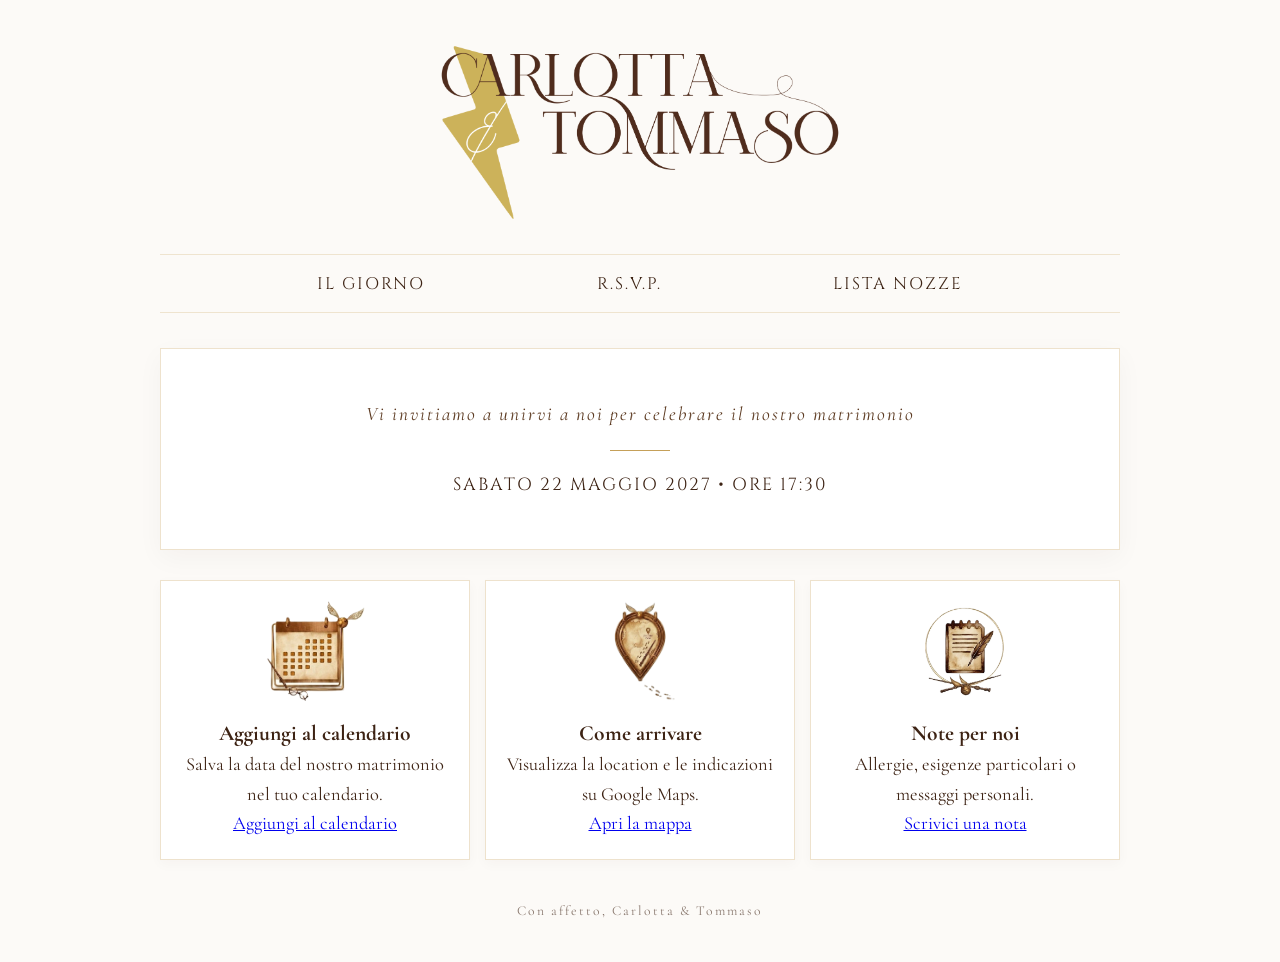
<file: index.html>
<!DOCTYPE html>
<html lang="it">
<head>
  <meta charset="UTF-8">
  <meta name="viewport" content="width=device-width, initial-scale=1.0">
  <title>Carlotta & Tommaso – Il nostro matrimonio</title>
  <link rel="stylesheet" href="style.css">
</head>
<body>

  <div class="container">
    
    <!-- Header con Logo Ridimensionato -->
    <header>
      <div class="logo-container">
        <img src="Carlotta&Tommaso.png" alt="Logo Carlotta e Tommaso">
      </div>
    </header>

    <!-- Navigazione Orizzontale Senza Elenco Puntato -->
    <nav>
      <ul class="nav-links">
        <li><a href="evento.html">Il giorno</a></li>
        <li><a href="rsvp.html">R.S.V.P.</a></li>
        <li><a href="regalo.html">Lista Nozze</a></li>
      </ul>
    </nav>

    <!-- Scheda Principale Partecipazione -->
    <main id="invito" class="invitation-card">
      <p class="invitation-subtitle">Vi invitiamo a unirvi a noi per celebrare il nostro matrimonio</p>
      
      <div class="divider"></div>

      <div class="event-details">
        <p class="date-time">Sabato 22 Maggio 2027 • Ore 17:30</p>
      </div>
    </main>

    <!-- Tre Schede Affiancate -->
    <section class="cards-grid">
  <div class="card">
  <img src="Calen.png" alt="Calendario" class="card-icon">

  <h3>Aggiungi al calendario</h3>
  <p>Salva la data del nostro matrimonio nel tuo calendario.</p>
  <a href="matrimonio.ics" target="_blank" class="card-link">
    Aggiungi al calendario
  </a>
</div>

  <div class="card">
    <img src="Geotag.png" alt="Mappa" class="card-icon">
    <h3>Come arrivare</h3>
    <p>Visualizza la location e le indicazioni su Google Maps.</p>
    <a href="https://maps.app.goo.gl/1LUDcCnYyGX7gxTK9" target="_blank" class="card-link">
      Apri la mappa
    </a>
  </div>

  <div class="card">
    <img src="Blocconote.png" alt="Note" class="card-icon">
    <h3>Note per noi</h3>
    <p>
      Allergie, esigenze particolari o messaggi personali.
    </p>
    <a href="https://docs.google.com/forms/d/e/1FAIpQLSdIt-i0WMD_kgFpXxeflceKLCI9ovgzytCkhIRUDU4pPfE-tQ/viewform?usp=publish-editor" class="card-link">Scrivici una nota</a>
  </div>
</section>
  
  <!-- FOOTER -->
  <footer>
    <p>Con affetto, Carlotta & Tommaso</p>
  </footer>

</body>
</html>
</file>
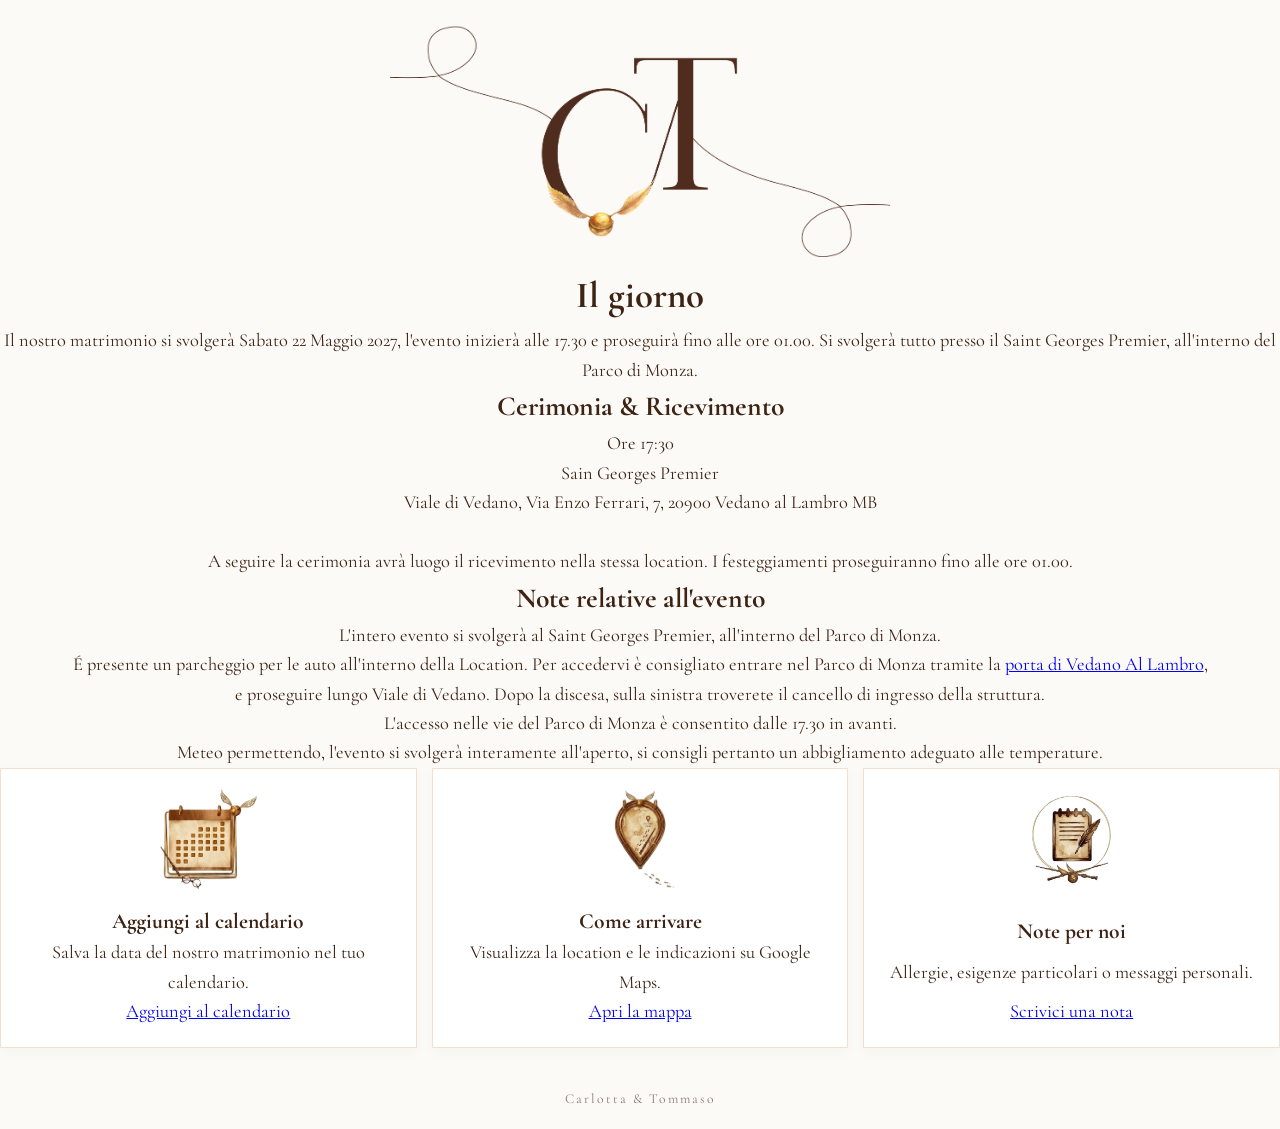
<file: evento.html>
<!DOCTYPE html>
<html lang="it">
<head>
  <meta charset="UTF-8">
  <title>Carlotta & Tommaso – Il giorno</title>
  <link rel="preconnect" href="https://fonts.googleapis.com">
  <link rel="preconnect" href="https://fonts.gstatic.com" crossorigin>
  <link href="https://fonts.googleapis.com/css2?family=Playfair+Display:wght@400;500&display=swap" rel="stylesheet">
  <meta name="viewport" content="width=device-width, initial-scale=1.0">
  <link rel="stylesheet" href="style.css">
</head>
<body>

<body>

  <!-- HEADER SEMPLICE -->
  
<header>
  <div class="logo-container">
    <a href="index.html">
      <img class="logo-secondary" alt="Carlotta e Tommaso – 12 giugno 2026" src="C&T.png">
    </a>
  </div>
</header>
  
<!-- <header class="header">
    <img src="header.png" alt="Logo" class="header-image">
    <a href="index.html">Torna alla home</a></li>
    </a>
  </header> -->

  <!-- CONTENUTO PRINCIPALE -->
  <main class="page-content">

    <h1>Il giorno</h1>

    <section class="event-section">
      <p class="event-date">
        Il nostro matrimonio si svolgerà Sabato 22 Maggio 2027, l'evento inizierà alle 17.30 e proseguirà fino alle ore 01.00. Si svolgerà tutto presso il Saint Georges Premier, all'interno del Parco di Monza.
      </p>
    </section>

    <!-- CERIMONIA -->
    <section class="event-section">
      <h2>Cerimonia & Ricevimento</h2>
      <p>
        Ore 17:30<br>
        Sain Georges Premier<br>
        Viale di Vedano, Via Enzo Ferrari, 7, 20900 Vedano al Lambro MB<br>
        <br>
        A seguire la cerimonia avrà luogo il ricevimento nella stessa location. I festeggiamenti proseguiranno fino alle ore 01.00.
      </p>
    </section>

    <!-- RICEVIMENTO -->
    <section class="event-section">
      <h2>Note relative all'evento</h2>
      <p>
        L'intero evento si svolgerà al Saint Georges Premier, all'interno del Parco di Monza.<br>
        &#201 presente un parcheggio per le auto all'interno della Location. Per accedervi è consigliato entrare nel Parco di Monza tramite la <a href="https://maps.app.goo.gl/5zfDRgqbhvDYKf9f7">porta di Vedano Al Lambro</a>, <br>
        e proseguire lungo Viale di Vedano. Dopo la discesa, sulla sinistra troverete il cancello di ingresso della struttura.<br>
        L'accesso nelle vie del Parco di Monza è consentito dalle 17.30 in avanti.<br>
        Meteo permettendo, l'evento si svolgerà interamente all'aperto, si consigli pertanto un abbigliamento adeguato alle temperature. <br>
      </p>
    </section>

  </main>
 <section class="cards-grid">
  <div class="card">
  <img src="Calen.png" alt="Calendario" class="card-icon">

  <h3>Aggiungi al calendario</h3>
  <p>Salva la data del nostro matrimonio nel tuo calendario.</p>
  <a href="matrimonio.ics" target="_blank" class="card-link">
    Aggiungi al calendario
  </a>
</div>

  <div class="card">
    <img src="Geotag.png" alt="Mappa" class="card-icon">
    <h3>Come arrivare</h3>
    <p>Visualizza la location e le indicazioni su Google Maps.</p>
    <a href="https://maps.app.goo.gl/1LUDcCnYyGX7gxTK9" target="_blank" class="card-link">
      Apri la mappa
    </a>
  </div>

  <div class="card">
    <img src="Blocconote.png" alt="Note" class="card-icon">
    <h3>Note per noi</h3>
    <p>
      Allergie, esigenze particolari o messaggi personali.
    </p>
    <a href="https://docs.google.com/forms/d/e/1FAIpQLSdIt-i0WMD_kgFpXxeflceKLCI9ovgzytCkhIRUDU4pPfE-tQ/viewform?usp=publish-editor" class="card-link">Scrivici una nota</a>
  </div>
</section>
  <!-- FOOTER -->
  <footer class="site-footer">
  <p>Carlotta & Tommaso</p>
</footer>


</body>
</html>
</file>
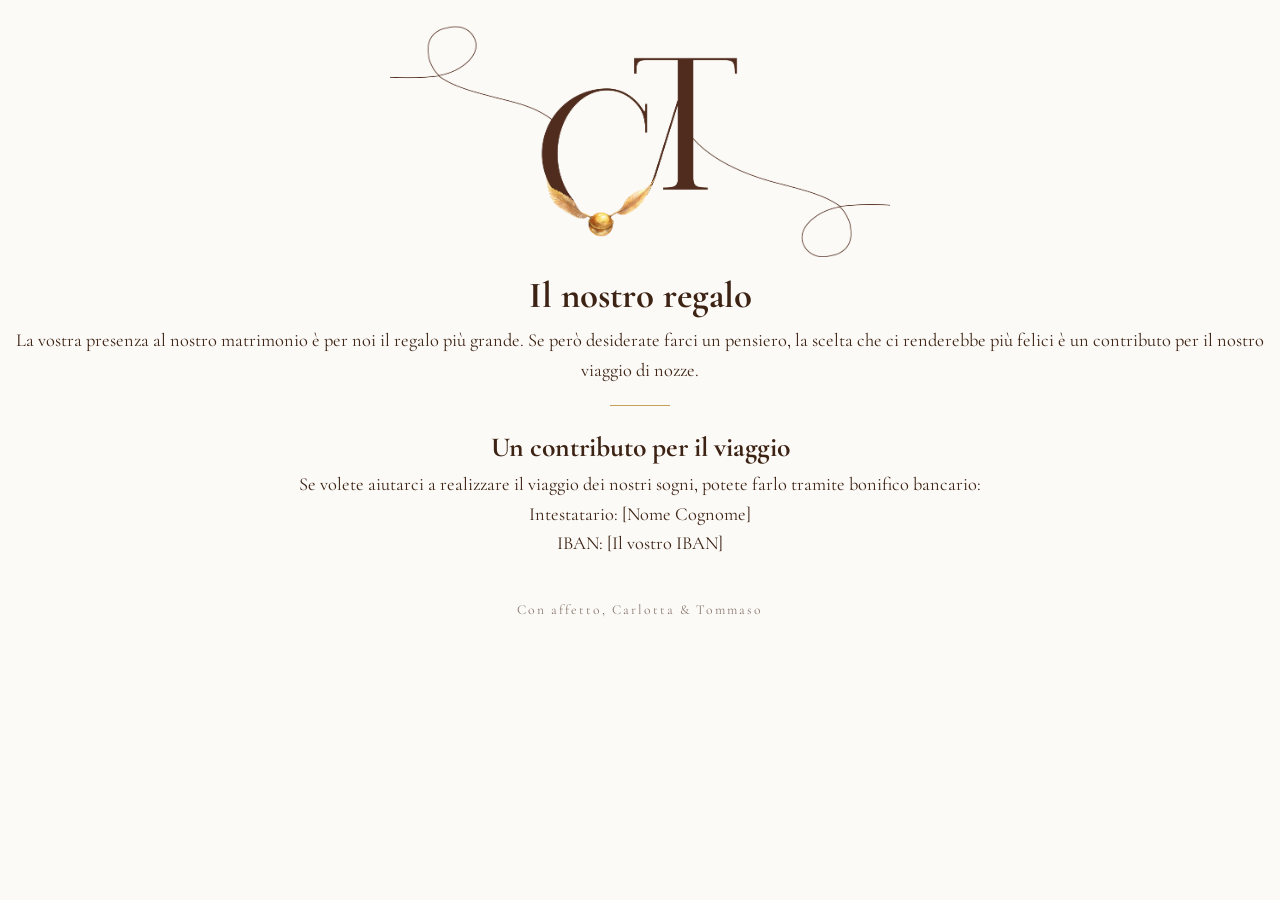
<file: regalo.html>
<!DOCTYPE html>
<html lang="it">
<head>
  <meta charset="UTF-8">
  <title>Carlotta & Tommaso – Il nostro regalo</title>
  <link rel="preconnect" href="https://fonts.googleapis.com">
  <link rel="preconnect" href="https://fonts.gstatic.com" crossorigin>
  <link href="https://fonts.googleapis.com/css2?family=Playfair+Display:wght@400;500&display=swap" rel="stylesheet">
  <meta name="viewport" content="width=device-width, initial-scale=1.0">
  <link rel="stylesheet" href="style.css">
</head>
<body>
 
  <!-- HEADER -->
<header>
  <div class="logo-container">
    <a href="index.html">
      <img class="logo-secondary" alt="Carlotta e Tommaso – 12 giugno 2026" src="C&T.png">
    </a>
  </div>
</header>
 
  <!-- CONTENUTO PRINCIPALE -->
  <main class="page-content">
 
    <h1>Il nostro regalo</h1>
 
    <section class="event-section">
      <p>
        La vostra presenza al nostro matrimonio è per noi il regalo più grande.
        Se però desiderate farci un pensiero, la scelta che ci renderebbe più
        felici è un contributo per il nostro viaggio di nozze.
      </p>
    </section>
 
    <div class="divider"></div>
 
    <section class="event-section">
      <h2>Un contributo per il viaggio</h2>
      <p>
        Se volete aiutarci a realizzare il viaggio dei nostri sogni,
        potete farlo tramite bonifico bancario:
      </p>
      <p>
        Intestatario: [Nome Cognome]<br>
        IBAN: [Il vostro IBAN]<br>
      </p>
    </section>
 
  </main>
 
  <!-- FOOTER -->
  <footer class="site-footer">
    <p>Con affetto, Carlotta & Tommaso</p>
  </footer>
 
</body>
</html>
</file>
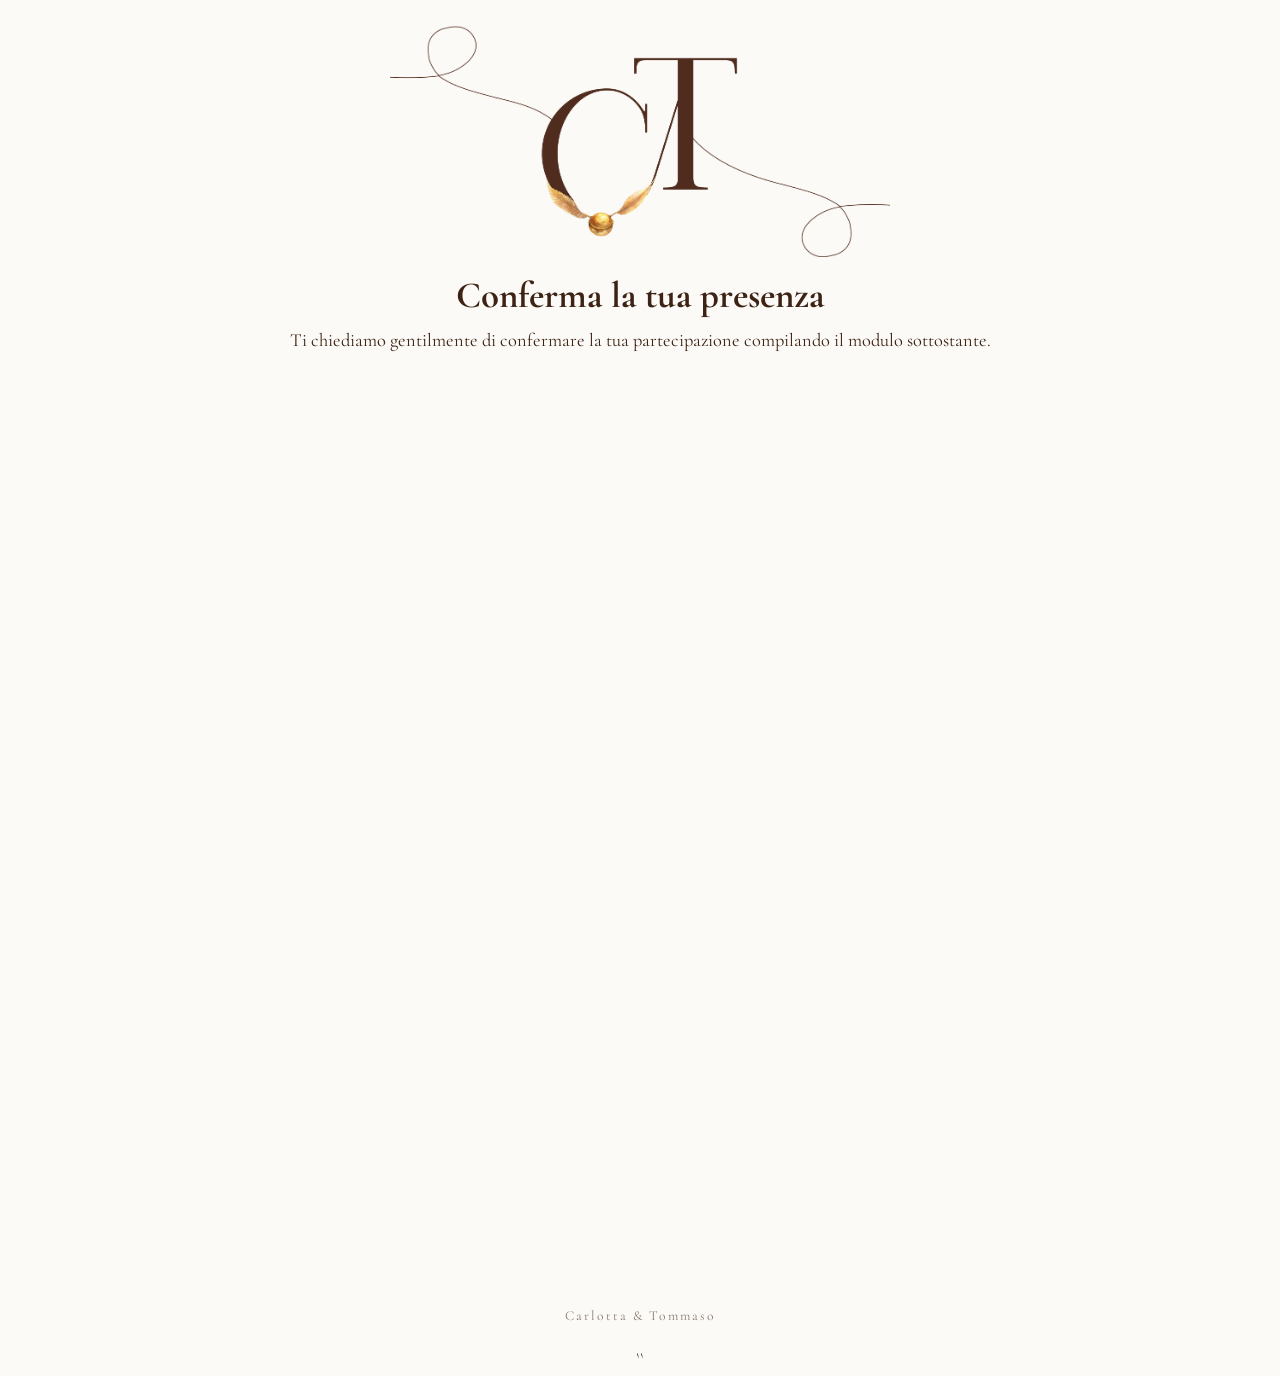
<file: rsvp.html>
<!DOCTYPE html>
<html lang="it">
<head>
  <meta charset="UTF-8">
  <title>Carlotta & Tommaso – RSVP</title>
  <link rel="preconnect" href="https://fonts.googleapis.com">
  <link rel="preconnect" href="https://fonts.gstatic.com" crossorigin>
  <link href="https://fonts.googleapis.com/css2?family=Playfair+Display:wght@400;500&display=swap" rel="stylesheet">
  <meta name="viewport" content="width=device-width, initial-scale=1.0">
  <link rel="stylesheet" href="style.css">
</head>
<body>

<body>

  <!-- HEADER -->
<header>
  <div class="logo-container">
    <a href="index.html">
      <img class="logo-secondary" alt="Carlotta e Tommaso – 12 giugno 2026" src="C&T.png">
    </a>
  </div>
</header>

  <!-- CONTENUTO -->
  <main class="page-content">

    <h1>Conferma la tua presenza</h1>

    <p>
      Ti chiediamo gentilmente di confermare la tua partecipazione
      compilando il modulo sottostante.
    </p>

    <!-- MODULO RSVP -->
   <div class="rsvp-box">
  <iframe
    src="https://docs.google.com/forms/d/e/1FAIpQLSffxzvCkupOjlYYcR-VCHQ3OWIs3oP-_u9nVt0QE7Wcs6pVXA/viewform?embedded=true"
    width="100%"
    height="900"
    frameborder="0"
    marginheight="0"
    marginwidth="0">
  </iframe>
</div>


  </main>

  <!-- FOOTER -->
  <footer>
    <p>Carlotta & Tommaso</p>
  </footer>

</body>
</html>
``
</file>
<file: style.css>
/* Importazione dei font dalla partecipazione */
@import url('https://fonts.googleapis.com/css2?family=Cinzel:wght@400;500;600;700&family=Cormorant+Garamond:ital,wght@0,300;0,400;0,600;1,400&display=swap');

:root {
  --color-primary: #3D2314;     /* Marrone Moka scuro */
  --color-secondary: #5C3A21;   /* Marrone tonalità media */
  --color-accent: #C5A059;      /* Dettaglio dorato */
  --color-bg: #FCFAF7;          /* Sfondo panna/caldo */
  --color-white: #FFFFFF;
  --font-serif-header: 'Cinzel', serif;
  --font-serif-body: 'Cormorant Garamond', serif;
}

* {
  margin: 0;
  padding: 0;
  box-sizing: border-box;
}

body {
  background-color: var(--color-bg);
  color: var(--color-primary);
  font-family: var(--font-serif-body);
  font-size: 1.15rem;
  line-height: 1.6;
  text-align: center;
  padding: 0;
}

/* Container principale */
.container {
  max-width: 1000px;
  margin: 0 auto;
  padding: 20px;
  width: 100%;
}

/* 1. Header & Logo Ingrandito */
header {
  padding: 25px 0 10px 0;
  width: 100%;
}

.logo-container {
  display: flex;
  justify-content: center;
  align-items: center;
  width: 100%;
}

.logo-container img {
  max-width: 400px; /* Logo ingrandito per una visibilità ottimale */
  width: 100%;
  height: auto;
  display: block;
  margin: 0 auto;
}

.logo-container img.logo-secondary {
  max-width: 500px !important;
  width: 100%;
  height: auto;
  display: block;
  margin: 0 auto;
}

/* Menu di Navigazione Orizzontale */
nav {
  margin: 25px 0 35px 0;
  border-top: 1px solid rgba(197, 160, 89, 0.25);
  border-bottom: 1px solid rgba(197, 160, 89, 0.25);
  padding: 14px 0;
  width: 100%;
}
.nav-links {
  list-style: none; /* Rimuove i punti dell'elenco */
  display: flex;
  justify-content: space-evenly; /* Distribuisce le voci in modo omogeneo su tutta la larghezza */
  align-items: center;
  gap: 50px; /* Aumenta lo spazio minimo tra un elemento e l'altro */
  margin: 0;
  padding: 0;
}

.nav-links li a {
  font-family: var(--font-serif-header);
  font-size: 1.05rem;
  letter-spacing: 2px; /* Aumenta leggermente anche lo spazio tra le singole lettere */
  text-transform: uppercase;
  color: var(--color-primary);
  text-decoration: none;
  transition: color 0.3s ease;
}

.nav-links li a:hover {
  color: var(--color-accent);
}


/* 2. Scheda Principale (Invito) - Correzione Allineamento */
.invitation-card {
  background: var(--color-white);
  border: 1px solid rgba(197, 160, 89, 0.3);
  padding: 50px 30px;
  box-shadow: 0 8px 25px rgba(61, 35, 20, 0.04);
  margin-bottom: 30px;
  width: 100%; /* Si estende esattamente quanto la griglia sottostante */
  box-sizing: border-box;
}

.invitation-subtitle {
  font-size: 1.2rem;
  letter-spacing: 2px;
  color: var(--color-secondary);
  margin-bottom: 15px;
  font-style: italic;
}

.names-heading {
  font-family: var(--font-serif-header);
  font-size: 2.5rem;
  font-weight: 600;
  letter-spacing: 5px;
  color: var(--color-primary);
  text-transform: uppercase;
  margin: 10px 0;
}

.names-heading .ampersand {
  display: block;
  font-family: var(--font-serif-body);
  font-size: 1.7rem;
  font-weight: 400;
  color: var(--color-accent);
  margin: 2px 0;
  font-style: italic;
}

.divider {
  width: 60px;
  height: 1px;
  background-color: var(--color-accent);
  margin: 20px auto;
}

.date-time {
  font-family: var(--font-serif-header);
  font-size: 1.1rem;
  letter-spacing: 2px;
  text-transform: uppercase;
  color: var(--color-primary);
}

/* 3. Griglia a Tre Schede - Perfettamente Allineata alla Scheda Principale */
.cards-grid {
  display: flex;
  flex-direction: row;
  justify-content: space-between;
  align-items: stretch;
  gap: 15px;
  width: 100%; /* Stessa larghezza della scheda principale */
  margin-bottom: 30px;
  box-sizing: border-box;
}

.card {
  flex: 1;
  min-width: 0;
  background-color: var(--color-white);
  border: 1px solid rgba(197, 160, 89, 0.3);
  padding: 20px 15px;
  box-shadow: 0 4px 12px rgba(61, 35, 20, 0.03);
  display: flex;
  flex-direction: column;
  justify-content: space-between;
  align-items: center;
  box-sizing: border-box;
  transition: transform 0.3s ease, box-shadow 0.3s ease;
}

.card:hover {
  transform: translateY(-4px);
  box-shadow: 0 8px 20px rgba(61, 35, 20, 0.08);
}


/* Dimensione uniforme per tutte le icone delle schede */
.card img, 
.card-icon {
  width: 100px;             /* Larghezza fissa uguale per tutte */
  height: 100px;            /* Altezza fissa uguale per tutte */
  object-fit: contain;     /* Mantiene le proporzioni senza tagliare l'immagine */
  display: block;
  margin: 0 auto 15px auto; /* Centra l'icona e stacca dal testo sottostante */
}

.card-title {
  font-family: var(--font-serif-header);
  font-size: 1.05rem;
  letter-spacing: 2px;
  color: var(--color-primary);
  margin-bottom: 15px;
  text-transform: uppercase;
}

.card-content {
  font-size: 0.95rem;
  color: var(--color-secondary);
  margin-bottom: 20px;
  flex-grow: 1;
  display: flex;
  flex-direction: column;
  justify-content: center;
}

.btn-card {
  display: inline-block;
  background-color: var(--color-primary);
  color: var(--color-white);
  font-family: var(--font-serif-header);
  font-size: 0.75rem;
  letter-spacing: 1.5px;
  text-transform: uppercase;
  padding: 8px 14px;
  text-decoration: none;
  transition: all 0.3s ease;
  border: 1px solid var(--color-primary);
  white-space: nowrap;
}

.btn-card:hover {
  background-color: transparent;
  color: var(--color-primary);
}

/* Adattamento per schermi molto piccoli (Smartphone) */
@media (max-width: 600px) {
  .cards-grid {
    flex-direction: column; /* Sugli schermi stretti dei telefoni si incolonnano per leggibilità */
  }
}

/* Footer */
footer {
  margin-top: 40px;
  padding-bottom: 20px;
  font-size: 0.85rem;
  color: rgba(61, 35, 20, 0.6);
  letter-spacing: 2px;
}


  .nav-links {
    gap: 15px;
  }
  
  .names-heading {
    font-size: 2rem;
  }
</file>
